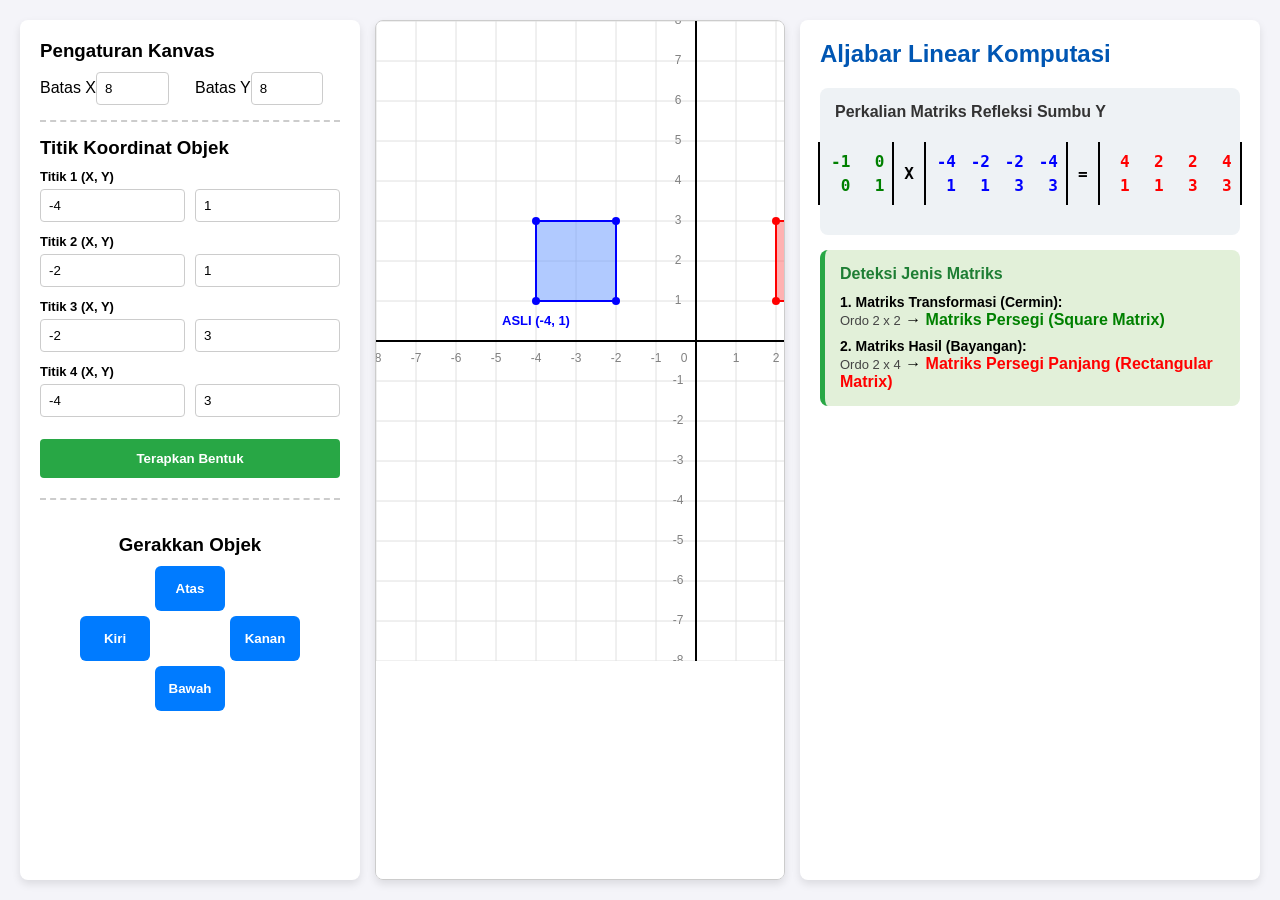
<file: Transformasi Matriks/simulasi.html>
<!DOCTYPE html>
<html lang="id">
<head>
    <meta charset="UTF-8">
    <title>Animasi Transformasi Matriks & Deteksi Jenis</title>
    <style>
        body {
            font-family: Arial, sans-serif; display: flex; background-color: #f4f4f9; padding: 20px; gap: 15px; margin: 0; height: 100vh; box-sizing: border-box;
        }
        
        .panel-kontrol { background: white; padding: 20px; border-radius: 8px; box-shadow: 0 4px 8px rgba(0,0,0,0.1); width: 300px; flex-shrink: 0; overflow-y: auto; }
        .grup-input { margin-bottom: 12px; }
        .grup-input label { display: block; margin-bottom: 5px; font-weight: bold; font-size: 13px; }
        .grup-koordinat { display: flex; gap: 10px; }
        .grup-koordinat input { width: 50%; padding: 8px; box-sizing: border-box; border: 1px solid #ccc; border-radius: 4px; }
        
        .btn-terapkan { width: 100%; padding: 12px; background-color: #28a745; color: white; border: none; border-radius: 4px; cursor: pointer; font-weight: bold; margin-top: 10px; margin-bottom: 20px; }
        .btn-terapkan:hover { background-color: #218838; }

        .kontrol-arah { text-align: center; padding-top: 15px; border-top: 2px dashed #ccc; }
        .d-pad { display: grid; grid-template-columns: 70px 70px 70px; grid-template-rows: 45px 45px 45px; gap: 5px; justify-content: center; margin-top: 10px; }
        .d-pad button { cursor: pointer; background-color: #007bff; color: white; border: none; border-radius: 6px; font-weight: bold; width: 100%; height: 100%; }
        .d-pad button:hover { background-color: #0056b3; }
        .btn-atas { grid-column: 2; grid-row: 1; }
        .btn-kiri { grid-column: 1; grid-row: 2; }
        .btn-kanan { grid-column: 3; grid-row: 2; }
        .btn-bawah { grid-column: 2; grid-row: 3; }

        .wadah-kanvas { flex-grow: 1; background: white; border-radius: 8px; box-shadow: 0 4px 8px rgba(0,0,0,0.1); border: 1px solid #ccc; overflow: auto; position: relative; }
        canvas { display: block; cursor: crosshair; }

        .panel-edukasi { background: white; padding: 20px; border-radius: 8px; box-shadow: 0 4px 8px rgba(0,0,0,0.1); width: 420px; flex-shrink: 0; overflow-y: auto; }
        .kotak-matriks { background: #eef2f5; padding: 15px; border-radius: 8px; margin-top: 10px; }
        
        .tampilan-matriks { display: flex; align-items: center; justify-content: center; gap: 10px; font-family: monospace; font-size: 16px; font-weight: bold; margin: 15px 0; }
        .kurung-matriks { border-left: 2px solid black; border-right: 2px solid black; padding: 5px 8px; text-align: center; }
        .baris-matriks { display: flex; gap: 12px; margin: 5px 0; justify-content: center; }
        .baris-matriks span { width: 22px; text-align: right; display: inline-block; }

        .kotak-deteksi { background: #e2f0d9; padding: 15px; border-radius: 8px; margin-top: 15px; border-left: 5px solid #28a745; }
        /* Tombol Link Simulasi */
        .btn-simulasi {
            display: inline-flex;
            align-items: center;
            background-color: #007bff;
            color: white;
            padding: 10px 18px;
            border-radius: 6px;
            text-decoration: none;
            font-weight: 600;
            font-size: 14px;
            margin-right: 15px;
            transition: background 0.2s;
        }
        
        .btn-simulasi:hover {
            background-color: #0056b3;
            color: white;
        }
    </style>
</head>
<body>

    <div class="panel-kontrol">
        <h3 style="margin-top: 0; margin-bottom: 10px;">Pengaturan Kanvas</h3>
        <div class="grup-koordinat" style="margin-bottom: 15px;">
            <div style="width: 50%;"><label>Batas X</label><input type="number" id="inputBatasX" value="8"></div>
            <div style="width: 50%;"><label>Batas Y</label><input type="number" id="inputBatasY" value="8"></div>
        </div>

        <h3 style="margin-top: 0; margin-bottom: 10px; border-top: 2px dashed #ccc; padding-top: 15px;">Titik Koordinat Objek</h3>
        <div class="grup-input"><label>Titik 1 (X, Y)</label><div class="grup-koordinat"><input type="number" id="t1x" value="-4"><input type="number" id="t1y" value="1"></div></div>
        <div class="grup-input"><label>Titik 2 (X, Y)</label><div class="grup-koordinat"><input type="number" id="t2x" value="-2"><input type="number" id="t2y" value="1"></div></div>
        <div class="grup-input"><label>Titik 3 (X, Y)</label><div class="grup-koordinat"><input type="number" id="t3x" value="-2"><input type="number" id="t3y" value="3"></div></div>
        <div class="grup-input"><label>Titik 4 (X, Y)</label><div class="grup-koordinat"><input type="number" id="t4x" value="-4"><input type="number" id="t4y" value="3"></div></div>

        <button class="btn-terapkan" onclick="terapkanPengaturan()">Terapkan Bentuk</button>

        <div class="kontrol-arah">
            <h3 style="margin-bottom: 5px;">Gerakkan Objek</h3>
            <div class="d-pad">
                <button class="btn-atas" onclick="gerak(0, 1)">Atas</button>
                <button class="btn-kiri" onclick="gerak(-1, 0)">Kiri</button>
                <button class="btn-kanan" onclick="gerak(1, 0)">Kanan</button>
                <button class="btn-bawah" onclick="gerak(0, -1)">Bawah</button>
            </div>
        </div>
    </div>

    <div class="wadah-kanvas">
        <canvas id="kanvasAnimasi"></canvas>
    </div>

    <div class="panel-edukasi">
        <h2 style="margin-top: 0; color: #0056b3;">Aljabar Linear Komputasi</h2>
        
        <div class="kotak-matriks">
            <h4 style="margin-top: 0; color: #333;">Perkalian Matriks Refleksi Sumbu Y</h4>
            
            <div class="tampilan-matriks">
                <div class="kurung-matriks" style="color: green;">
                    <div class="baris-matriks"><span>-1</span> <span>0</span></div>
                    <div class="baris-matriks"><span>0</span> <span>1</span></div>
                </div>
                <div>X</div>
                <div class="kurung-matriks" style="color: blue;">
                    <div class="baris-matriks">
                        <span id="m-x1">-4</span> <span id="m-x2">-2</span> <span id="m-x3">-2</span> <span id="m-x4">-4</span>
                    </div>
                    <div class="baris-matriks">
                        <span id="m-y1">1</span> <span id="m-y2">1</span> <span id="m-y3">3</span> <span id="m-y4">3</span>
                    </div>
                </div>
                <div>=</div>
                <div class="kurung-matriks" style="color: red;">
                    <div class="baris-matriks">
                        <span id="m-hx1">4</span> <span id="m-hx2">2</span> <span id="m-hx3">2</span> <span id="m-hx4">4</span>
                    </div>
                    <div class="baris-matriks">
                        <span id="m-hy1">1</span> <span id="m-hy2">1</span> <span id="m-hy3">3</span> <span id="m-hy4">3</span>
                    </div>
                </div>
            </div>
        </div>

        <!-- FITUR BARU: KOTAK DETEKSI JENIS MATRIKS -->
        <div class="kotak-deteksi">
            <h4 style="margin-top: 0; color: #1e7e34; margin-bottom: 10px;">Deteksi Jenis Matriks</h4>
            
            <div style="margin-bottom: 8px;">
                <span style="font-weight: bold; font-size: 14px;">1. Matriks Transformasi (Cermin):</span><br>
                <span style="font-size: 13px; color: #444;" id="teks-ordo-transformasi">Ordo 2 x 2</span> &rarr; 
                <span style="font-weight: bold; color: green;" id="teks-jenis-transformasi">Matriks Persegi</span>
            </div>
            
            <div>
                <span style="font-weight: bold; font-size: 14px;">2. Matriks Hasil (Bayangan):</span><br>
                <span style="font-size: 13px; color: #444;" id="teks-ordo-hasil">Ordo 2 x 4</span> &rarr; 
                <span style="font-weight: bold; color: red;" id="teks-jenis-hasil">Matriks Persegi Panjang</span>
            </div>
        </div>

    </div>

    <script>
        var kanvas = document.getElementById("kanvasAnimasi");
        var ctx = kanvas.getContext("2d");
        
        var batasX = 8; var batasY = 8; var ukuranSatuPetak = 40; 
        var titik1 = [-4, 1]; var titik2 = [-2, 1]; var titik3 = [-2, 3]; var titik4 = [-4, 3];
        var geserX = 0; var geserY = 0;
        var posisiMouseX = -100; var posisiMouseY = -100;

        var matriksCerminY = [
            [-1, 0],
            [ 0, 1]
        ];

        // ============================================================
        // FUNGSI BARU: MENDETEKSI JENIS MATRIKS BERDASARKAN ORDO
        // Menggunakan logika if-else sederhana untuk perbandingan nilai
        // ============================================================
        function deteksiJenisMatriks(jumlahBaris, jumlahKolom) {
            var jenis = "";
            
            if (jumlahBaris === jumlahKolom) {
                jenis = "Matriks Persegi (Square Matrix)";
            } else if (jumlahBaris !== jumlahKolom) {
                jenis = "Matriks Persegi Panjang (Rectangular Matrix)";
            }
            
            return jenis;
        }

        function kaliMatriks(matriksTransformasi, vektorTitik) {
            var a = matriksTransformasi[0][0]; var b = matriksTransformasi[0][1];
            var c = matriksTransformasi[1][0]; var d = matriksTransformasi[1][1];
            var x = vektorTitik[0]; var y = vektorTitik[1];
            
            var hasilX = (a * x) + (b * y);
            var hasilY = (c * x) + (d * y);
            
            return [hasilX, hasilY]; 
        }

        kanvas.addEventListener('mousemove', function(event) {
            var kotakKanvas = kanvas.getBoundingClientRect();
            posisiMouseX = event.clientX - kotakKanvas.left; posisiMouseY = event.clientY - kotakKanvas.top;
            perbaruiLayar(); 
        });

        kanvas.addEventListener('mouseout', function() {
            posisiMouseX = -100; posisiMouseY = -100; perbaruiLayar();
        });

        function terapkanPengaturan() {
            batasX = parseInt(document.getElementById("inputBatasX").value); batasY = parseInt(document.getElementById("inputBatasY").value);
            titik1 = [parseInt(document.getElementById("t1x").value), parseInt(document.getElementById("t1y").value)];
            titik2 = [parseInt(document.getElementById("t2x").value), parseInt(document.getElementById("t2y").value)];
            titik3 = [parseInt(document.getElementById("t3x").value), parseInt(document.getElementById("t3y").value)];
            titik4 = [parseInt(document.getElementById("t4x").value), parseInt(document.getElementById("t4y").value)];
            geserX = 0; geserY = 0;
            perbaruiLayar(); 
        }

        function gerak(ubahX, ubahY) {
            geserX = geserX + ubahX; geserY = geserY + ubahY; perbaruiLayar();
        }

        function hitungLayarX(x) { return (x + batasX) * ukuranSatuPetak; }
        function hitungLayarY(y) { return (batasY - y) * ukuranSatuPetak; }

        function gambarBentukKustom(kumpulanTitik, warnaCangkang, warnaIsi, label) {
            ctx.beginPath();
            for (var i = 0; i < kumpulanTitik.length; i++) {
                var layarX = hitungLayarX(kumpulanTitik[i][0]); var layarY = hitungLayarY(kumpulanTitik[i][1]);
                if (i === 0) ctx.moveTo(layarX, layarY); else ctx.lineTo(layarX, layarY);
            }
            ctx.closePath(); ctx.fillStyle = warnaIsi; ctx.fill(); ctx.lineWidth = 2; ctx.strokeStyle = warnaCangkang; ctx.stroke();

            for (var j = 0; j < kumpulanTitik.length; j++) {
                var titikX = hitungLayarX(kumpulanTitik[j][0]); var titikY = hitungLayarY(kumpulanTitik[j][1]);
                ctx.beginPath(); ctx.arc(titikX, titikY, 4, 0, 2 * Math.PI); ctx.fillStyle = warnaCangkang; ctx.fill();
            }

            ctx.fillStyle = warnaCangkang; ctx.font = "bold 13px Arial"; ctx.textAlign = "center";
            var labelX = kumpulanTitik[0][0]; var labelY = kumpulanTitik[0][1];
            ctx.fillText(label + " (" + labelX + ", " + labelY + ")", hitungLayarX(labelX), hitungLayarY(labelY) + 20);
        }

        function cekHoverTitik(kumpulanTitik, namaBentuk) {
            for (var i = 0; i < kumpulanTitik.length; i++) {
                var xAsli = kumpulanTitik[i][0]; var yAsli = kumpulanTitik[i][1];
                var titikLayarX = hitungLayarX(xAsli); var titikLayarY = hitungLayarY(yAsli);
                
                var jarakTotal = Math.sqrt(((posisiMouseX - titikLayarX) * (posisiMouseX - titikLayarX)) + ((posisiMouseY - titikLayarY) * (posisiMouseY - titikLayarY)));

                if (jarakTotal <= 10) {
                    ctx.beginPath(); ctx.arc(titikLayarX, titikLayarY, 8, 0, 2 * Math.PI); ctx.fillStyle = "orange"; ctx.fill(); ctx.strokeStyle = "black"; ctx.stroke();
                    var nomorTitik = i + 1;
                    var teksInformasi = namaBentuk + " - Titik " + nomorTitik + " (" + xAsli + ", " + yAsli + ")";
                    ctx.font = "bold 12px Arial"; var lebarTeks = ctx.measureText(teksInformasi).width;
                    
                    ctx.fillStyle = "rgba(255, 255, 200, 0.95)";
                    ctx.fillRect(titikLayarX + 12, titikLayarY - 25, lebarTeks + 16, 22);
                    ctx.strokeStyle = "black"; ctx.strokeRect(titikLayarX + 12, titikLayarY - 25, lebarTeks + 16, 22);
                    ctx.fillStyle = "black"; ctx.textAlign = "left";
                    ctx.fillText(teksInformasi, titikLayarX + 20, titikLayarY - 14);
                }
            }
        }

        function perbaruiLayar() {
            kanvas.width = batasX * 2 * ukuranSatuPetak; kanvas.height = batasY * 2 * ukuranSatuPetak;
            ctx.clearRect(0, 0, kanvas.width, kanvas.height);

            ctx.font = "12px Arial"; ctx.fillStyle = "gray"; ctx.textAlign = "center"; ctx.textBaseline = "middle";
            ctx.strokeStyle = "#e0e0e0"; ctx.lineWidth = 1;
            
            for (var i = -batasX; i <= batasX; i++) {
                var x = hitungLayarX(i); ctx.beginPath(); ctx.moveTo(x, 0); ctx.lineTo(x, kanvas.height); ctx.stroke();
                if (i !== 0) ctx.fillText(i, x, hitungLayarY(0) + 18);
            }
            for (var j = -batasY; j <= batasY; j++) {
                var y = hitungLayarY(j); ctx.beginPath(); ctx.moveTo(0, y); ctx.lineTo(kanvas.width, y); ctx.stroke();
                if (j !== 0) ctx.fillText(j, hitungLayarX(0) - 18, y);
            }
            ctx.fillText("0", hitungLayarX(0) - 12, hitungLayarY(0) + 18);

            ctx.strokeStyle = "black"; ctx.lineWidth = 2;
            ctx.beginPath(); ctx.moveTo(hitungLayarX(0), 0); ctx.lineTo(hitungLayarX(0), kanvas.height); ctx.stroke();
            ctx.beginPath(); ctx.moveTo(0, hitungLayarY(0)); ctx.lineTo(kanvas.width, hitungLayarY(0)); ctx.stroke();

            var posisiT1Asli = [titik1[0] + geserX, titik1[1] + geserY];
            var posisiT2Asli = [titik2[0] + geserX, titik2[1] + geserY];
            var posisiT3Asli = [titik3[0] + geserX, titik3[1] + geserY];
            var posisiT4Asli = [titik4[0] + geserX, titik4[1] + geserY];

            var arrayTitikAsli = [posisiT1Asli, posisiT2Asli, posisiT3Asli, posisiT4Asli];

            var arrayTitikBayangan = [
                kaliMatriks(matriksCerminY, posisiT1Asli), kaliMatriks(matriksCerminY, posisiT2Asli),
                kaliMatriks(matriksCerminY, posisiT3Asli), kaliMatriks(matriksCerminY, posisiT4Asli)
            ];

            // Update Angka Matriks Visual
            document.getElementById("m-x1").innerText = posisiT1Asli[0]; document.getElementById("m-x2").innerText = posisiT2Asli[0];
            document.getElementById("m-x3").innerText = posisiT3Asli[0]; document.getElementById("m-x4").innerText = posisiT4Asli[0];
            document.getElementById("m-y1").innerText = posisiT1Asli[1]; document.getElementById("m-y2").innerText = posisiT2Asli[1];
            document.getElementById("m-y3").innerText = posisiT3Asli[1]; document.getElementById("m-y4").innerText = posisiT4Asli[1];

            document.getElementById("m-hx1").innerText = arrayTitikBayangan[0][0]; document.getElementById("m-hx2").innerText = arrayTitikBayangan[1][0];
            document.getElementById("m-hx3").innerText = arrayTitikBayangan[2][0]; document.getElementById("m-hx4").innerText = arrayTitikBayangan[3][0];
            document.getElementById("m-hy1").innerText = arrayTitikBayangan[0][1]; document.getElementById("m-hy2").innerText = arrayTitikBayangan[1][1];
            document.getElementById("m-hy3").innerText = arrayTitikBayangan[2][1]; document.getElementById("m-hy4").innerText = arrayTitikBayangan[3][1];

            // ============================================================
            // PENERAPAN LOGIKA DETEKSI MATRIKS UNTUK DITAMPILKAN
            // ============================================================
            
            // 1. Deteksi Matriks Transformasi (2 baris x 2 kolom)
            var barisTransformasi = matriksCerminY.length; 
            var kolomTransformasi = matriksCerminY[0].length;
            var jenisTransformasi = deteksiJenisMatriks(barisTransformasi, kolomTransformasi);
            
            // Menggabungkan teks secara manual dengan operator "+"
            document.getElementById("teks-ordo-transformasi").innerText = "Ordo " + barisTransformasi + " x " + kolomTransformasi;
            document.getElementById("teks-jenis-transformasi").innerText = jenisTransformasi;

            // 2. Deteksi Matriks Hasil/Bayangan (2 baris (X,Y) x 4 kolom (Titik 1-4))
            var barisHasil = 2; // Sumbu X dan Y
            var kolomHasil = arrayTitikBayangan.length; // Jumlah titik (4)
            var jenisHasil = deteksiJenisMatriks(barisHasil, kolomHasil);
            
            // Menggabungkan teks secara manual dengan operator "+"
            document.getElementById("teks-ordo-hasil").innerText = "Ordo " + barisHasil + " x " + kolomHasil;
            document.getElementById("teks-jenis-hasil").innerText = jenisHasil;

            gambarBentukKustom(arrayTitikAsli, "blue", "rgba(100, 150, 255, 0.5)", "ASLI");
            gambarBentukKustom(arrayTitikBayangan, "red", "rgba(255, 100, 100, 0.5)", "BAYANGAN");
            
            cekHoverTitik(arrayTitikAsli, "Objek Asli"); cekHoverTitik(arrayTitikBayangan, "Bayangan");
        }

        window.onload = perbaruiLayar;
    </script>
</body>
</html>
</file>
